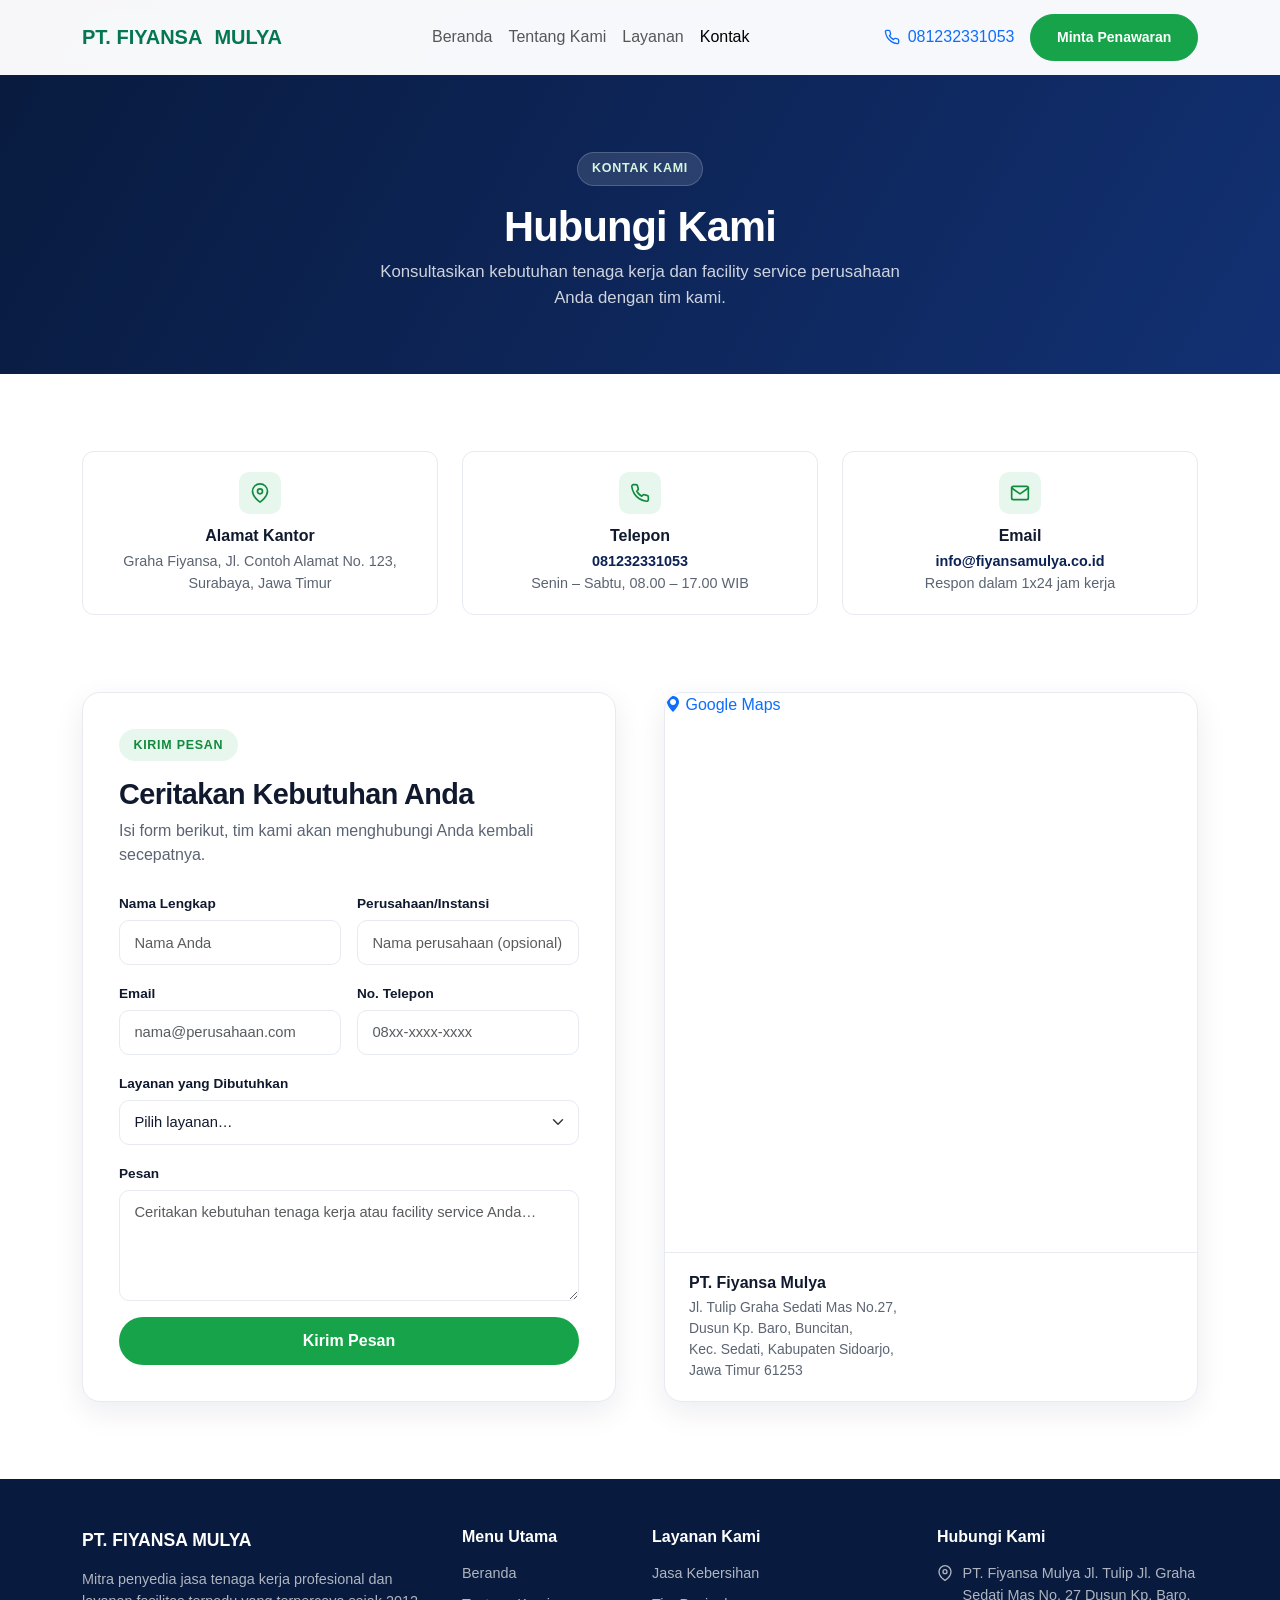
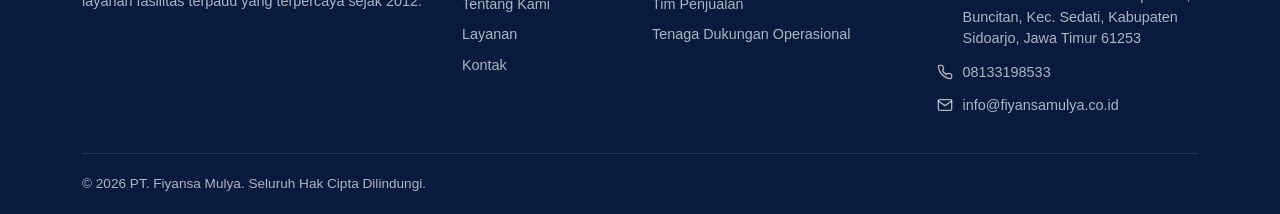
<file: kontak.html>
<!doctype html>
<html lang="id">
  <head>
    <meta charset="UTF-8" />
    <meta name="viewport" content="width=device-width, initial-scale=1, shrink-to-fit=no" />
    <title>Kontak Kami — PT. Fiyansa Mulya</title>
    <meta name="description" content="Hubungi PT. Fiyansa Mulya untuk konsultasi kebutuhan tenaga kerja dan facility service perusahaan Anda." />
    <meta name="robots" content="index, follow" />

    <link rel="preconnect" href="https://cdn.jsdelivr.net" crossorigin />

    <link rel="stylesheet" href="https://cdn.jsdelivr.net/npm/bootstrap@5.3.3/dist/css/bootstrap.min.css" crossorigin="anonymous" />
    <link rel="stylesheet" href="https://cdn.jsdelivr.net/npm/bootstrap-icons@1.11.3/font/bootstrap-icons.min.css" />

    <!-- Site styles (shared) + Kontak page styles -->
    <link rel="stylesheet" href="assets/css/style.css" />
    <link rel="stylesheet" href="assets/css/kontak.css" />

    <link
      rel="icon"
      href="data:image/svg+xml,%3Csvg xmlns='http://www.w3.org/2000/svg' viewBox='0 0 64 64'%3E%3Crect width='64' height='64' rx='12' fill='%230c2154'/%3E%3Ctext x='32' y='42' font-size='30' font-family='Arial, sans-serif' font-weight='700' fill='%2316a34a' text-anchor='middle'%3EF%3C/text%3E%3C/svg%3E"
    />

    <!-- Fallback kritikal: kalau kontak.css gagal ke-load, banner tetap layak tampil -->
    <style>
      .kontak-banner {
        background: linear-gradient(120deg, #081a3d, #123072);
        color: #fff;
        padding-top: clamp(7.5rem, 13vw, 9.5rem);
        padding-bottom: clamp(3rem, 6vw, 4rem);
        text-align: center;
      }
      .kontak-banner__content h1 {
        font-weight: 800;
        font-size: clamp(1.9rem, 4vw, 2.6rem);
        margin-bottom: 0.5rem;
      }
      .kontak-banner__content p {
        color: rgba(255, 255, 255, 0.8);
        max-width: 560px;
        margin-inline: auto;
      }
    </style>
  </head>
  <body tabindex="0">
    <!-- ============ NAVBAR ============ -->
    <nav class="navbar navbar-expand-lg navbar-fm fixed-top" id="mainNav">
      <div class="container">
        <a class="navbar-brand" href="index.html#beranda">PT. FIYANSA <span>MULYA</span></a>
        <button class="navbar-toggler" type="button" data-bs-toggle="collapse" data-bs-target="#mainNavbar" aria-controls="mainNavbar" aria-expanded="false" aria-label="Buka menu navigasi">
          <span class="navbar-toggler-icon"></span>
        </button>
        <div class="collapse navbar-collapse" id="mainNavbar">
          <ul class="navbar-nav mx-auto mb-2 mb-lg-0">
            <li class="nav-item"><a class="nav-link" href="index.html#beranda">Beranda</a></li>
            <li class="nav-item"><a class="nav-link" href="index.html#tentang">Tentang Kami</a></li>

            <li class="nav-item dropdown mega-dropdown">
              <a class="nav-link" href="layanan.html" id="layananDropdown">Layanan</a>
              <div class="dropdown-menu mega-menu">
                <div class="container">
                  <div class="row">
                    <!-- Cleaning Service -->
                    <div class="col-lg-4">
                      <div class="menu-title">
                        <i class="bi bi-brush"></i>
                        <h5>Cleaning Service</h5>
                      </div>

                      <a href="layanan.html#layanan-cleaning">Daily Cleaning</a>
                      <a href="layanan.html#layanan-cleaning">General Cleaning</a>
                      <a href="layanan.html#layanan-cleaning">Glass & Window Cleaning</a>
                      <a href="layanan.html#layanan-cleaning">Swimming Pool Maintenance</a>
                      <a href="layanan.html#layanan-cleaning">Gardening & Landscaping</a>
                    </div>

                    <!-- Sales & Front Office -->
                    <div class="col-lg-4">
                      <div class="menu-title">
                        <i class="bi bi-briefcase"></i>
                        <h5>Business Support</h5>
                      </div>

                      <a href="layanan.html#layanan-sales">Sales & Marketing</a>
                      <a href="layanan.html#layanan-fo">Front Office</a>
                    </div>

                    <!-- Operational -->
                    <div class="col-lg-4">
                      <div class="menu-title">
                        <i class="bi bi-truck"></i>
                        <h5>Operational Support</h5>
                      </div>

                      <a href="layanan.html#layanan-driver">Driver</a>
                      <a href="layanan.html#layanan-obg">Office Boy / Girl</a>
                    </div>
                  </div>
                </div>
              </div>
            </li>

            <!-- <li class="nav-item"><a class="nav-link" href="index.html#mitra">Mitra</a></li> -->
            <!-- <li class="nav-item"><a class="nav-link" href="index.html#portofolio">Portofolio</a></li> -->
            <!-- <li class="nav-item"><a class="nav-link" href="index.html#legalitas">Legalitas</a></li> -->
            <li class="nav-item"><a class="nav-link active" href="kontak.html">Kontak</a></li>
          </ul>
          <div class="d-flex align-items-center gap-3">
            <a href="tel:081232331053" class="navbar-phone d-none d-md-inline-flex align-items-center gap-2">
              <svg width="16" height="16" viewBox="0 0 24 24" fill="none" stroke="currentColor" stroke-width="2" stroke-linecap="round" stroke-linejoin="round" aria-hidden="true">
                <path
                  d="M22 16.92v3a2 2 0 0 1-2.18 2 19.79 19.79 0 0 1-8.63-3.07 19.5 19.5 0 0 1-6-6 19.79 19.79 0 0 1-3.07-8.67A2 2 0 0 1 4.11 2h3a2 2 0 0 1 2 1.72c.13.96.36 1.9.7 2.81a2 2 0 0 1-.45 2.11L8.09 9.91a16 16 0 0 0 6 6l1.27-1.27a2 2 0 0 1 2.11-.45c.91.34 1.85.57 2.81.7A2 2 0 0 1 22 16.92z"
                />
              </svg>
              081232331053
            </a>
            <a href="tel:081232331053" class="btn btn-fm-primary btn-sm">Minta Penawaran</a>
          </div>
        </div>
      </div>
    </nav>

    <!-- ============ PAGE BANNER ============ -->
    <header class="kontak-banner">
      <div class="container kontak-banner__content">
        <span class="eyebrow eyebrow-light mb-3">Kontak Kami</span>
        <h1 class="mb-2">Hubungi Kami</h1>
        <p class="mb-0">Konsultasikan kebutuhan tenaga kerja dan facility service perusahaan Anda dengan tim kami.</p>
      </div>
    </header>

    <!-- ============ INFO KONTAK (3 kartu) ============ -->
    <section class="section-padding pb-0">
      <div class="container">
        <div class="row g-4 reveal">
          <div class="col-md-4">
            <div class="icon-card text-center h-100">
              <span class="icon-badge mx-auto">
                <svg width="20" height="20" viewBox="0 0 24 24" fill="none" stroke="currentColor" stroke-width="2" stroke-linecap="round" stroke-linejoin="round" aria-hidden="true">
                  <path d="M21 10c0 7-9 13-9 13s-9-6-9-13a9 9 0 0 1 18 0z" />
                  <circle cx="12" cy="10" r="3" />
                </svg>
              </span>
              <h3>Alamat Kantor</h3>
              <p>Graha Fiyansa, Jl. Contoh Alamat No. 123, Surabaya, Jawa Timur</p>
            </div>
          </div>
          <div class="col-md-4">
            <div class="icon-card text-center h-100">
              <span class="icon-badge mx-auto">
                <svg width="20" height="20" viewBox="0 0 24 24" fill="none" stroke="currentColor" stroke-width="2" stroke-linecap="round" stroke-linejoin="round" aria-hidden="true">
                  <path
                    d="M22 16.92v3a2 2 0 0 1-2.18 2 19.79 19.79 0 0 1-8.63-3.07 19.5 19.5 0 0 1-6-6 19.79 19.79 0 0 1-3.07-8.67A2 2 0 0 1 4.11 2h3a2 2 0 0 1 2 1.72c.13.96.36 1.9.7 2.81a2 2 0 0 1-.45 2.11L8.09 9.91a16 16 0 0 0 6 6l1.27-1.27a2 2 0 0 1 2.11-.45c.91.34 1.85.57 2.81.7A2 2 0 0 1 22 16.92z"
                  />
                </svg>
              </span>
              <h3>Telepon</h3>
              <p><a href="tel:081232331053" class="text-navy fw-semibold">081232331053</a><br />Senin – Sabtu, 08.00 – 17.00 WIB</p>
            </div>
          </div>
          <div class="col-md-4">
            <div class="icon-card text-center h-100">
              <span class="icon-badge mx-auto">
                <svg width="20" height="20" viewBox="0 0 24 24" fill="none" stroke="currentColor" stroke-width="2" stroke-linecap="round" stroke-linejoin="round" aria-hidden="true">
                  <rect x="2" y="4" width="20" height="16" rx="2" />
                  <path d="m22 6-10 7L2 6" />
                </svg>
              </span>
              <h3>Email</h3>
              <p><a href="mailto:info@fiyansamulya.co.id" class="text-navy fw-semibold">info@fiyansamulya.co.id</a><br />Respon dalam 1x24 jam kerja</p>
            </div>
          </div>
        </div>
      </div>
    </section>

    <!-- ============ FORM + PETA ============ -->
    <section class="section-padding" id="form-kontak">
      <div class="container">
        <div class="row g-4 g-lg-5 align-items-stretch">
          <!-- Form -->
          <div class="col-lg-6 reveal">
            <div class="contact-form-panel h-100">
              <span class="eyebrow eyebrow-green mb-3">Kirim Pesan</span>
              <h2 class="section-title mb-2" style="font-size: clamp(1.4rem, 2.6vw, 1.8rem)">Ceritakan Kebutuhan Anda</h2>
              <p class="mb-4">Isi form berikut, tim kami akan menghubungi Anda kembali secepatnya.</p>

              <form id="kontakForm" novalidate>
                <div class="row g-3">
                  <div class="col-sm-6">
                    <label for="namaInput" class="form-label">Nama Lengkap</label>
                    <input type="text" class="form-control fm-input" id="namaInput" name="nama" placeholder="Nama Anda" required />
                  </div>
                  <div class="col-sm-6">
                    <label for="perusahaanInput" class="form-label">Perusahaan/Instansi</label>
                    <input type="text" class="form-control fm-input" id="perusahaanInput" name="perusahaan" placeholder="Nama perusahaan (opsional)" />
                  </div>
                  <div class="col-sm-6">
                    <label for="emailInput" class="form-label">Email</label>
                    <input type="email" class="form-control fm-input" id="emailInput" name="email" placeholder="nama@perusahaan.com" required />
                  </div>
                  <div class="col-sm-6">
                    <label for="teleponInput" class="form-label">No. Telepon</label>
                    <input type="tel" class="form-control fm-input" id="teleponInput" name="telepon" placeholder="08xx-xxxx-xxxx" required />
                  </div>
                  <div class="col-12">
                    <label for="layananSelect" class="form-label">Layanan yang Dibutuhkan</label>
                    <select class="form-select fm-input" id="layananSelect" name="layanan">
                      <option selected>Pilih layanan…</option>
                      <option>Cleaning Service</option>
                      <option>Sales &amp; Marketing</option>
                      <option>Front Office</option>
                      <option>Driver</option>
                      <option>Office Boy/Girl</option>
                      <option>Lainnya</option>
                    </select>
                  </div>
                  <div class="col-12">
                    <label for="pesanInput" class="form-label">Pesan</label>
                    <textarea class="form-control fm-input" id="pesanInput" name="pesan" rows="4" placeholder="Ceritakan kebutuhan tenaga kerja atau facility service Anda…" required></textarea>
                  </div>
                  <div class="col-12">
                    <button type="submit" class="btn-fm-primary w-100 w-sm-auto">Kirim Pesan</button>
                    <p id="formNote" class="mt-3 mb-0 small text-body" style="display: none"></p>
                  </div>
                </div>
              </form>
            </div>
          </div>

          <!-- Peta + ringkasan -->
          <div class="col-lg-6 reveal">
            <div class="contact-map-panel h-100">
              <a href="https://www.google.com/maps?q=-7.3995547634089,112.78398746496781" target="_blank" rel="noopener noreferrer" class="map-open-btn">
                <i class="bi bi-geo-alt-fill"></i>
                Google Maps
              </a>
              <iframe class="contact-map-frame" title="Lokasi PT. Fiyansa Mulya" src="https://maps.google.com/maps?q=-7.3995547634089,112.78398746496781&z=18&output=embed" loading="lazy" referrerpolicy="no-referrer-when-downgrade">
              </iframe>
              <div class="contact-map-panel__footer">
                <h3>PT. Fiyansa Mulya</h3>
                <p class="mb-0">
                  Jl. Tulip Graha Sedati Mas No.27,<br />
                  Dusun Kp. Baro, Buncitan,<br />
                  Kec. Sedati, Kabupaten Sidoarjo,<br />
                  Jawa Timur 61253
                </p>
              </div>
            </div>
          </div>
        </div>
      </div>
    </section>

    <!-- ============ FOOTER ============ -->
    <footer class="footer-fm pt-5">
      <div class="container">
        <div class="row g-4 pb-4">
          <div class="col-lg-4">
            <div class="footer-brand mb-3">PT. FIYANSA MULYA</div>
            <p class="mb-3" style="font-size: 0.9rem">Mitra penyedia jasa tenaga kerja profesional dan layanan fasilitas terpadu yang terpercaya sejak 2012.</p>
          </div>
          <div class="col-6 col-lg-2">
            <h5>Menu Utama</h5>
            <div class="d-flex flex-column">
              <a href="#beranda">Beranda</a>
              <a href="#tentang">Tentang Kami</a>
              <a href="#layanan">Layanan</a>
              <a href="kontak.html">Kontak</a>
              <!-- <a href="#mitra">Mitra</a> -->
              <!-- <a href="#portofolio">Portofolio</a> -->
              <!-- <a href="#legalitas">Legalitas</a> -->
            </div>
          </div>
          <div class="col-6 col-lg-3">
            <h5>Layanan Kami</h5>
            <div class="d-flex flex-column">
              <a href="#layanan">Jasa Kebersihan</a>
              <a href="#layanan">Tim Penjualan</a>
              <a href="#layanan">Tenaga Dukungan Operasional</a>
            </div>
          </div>
          <div class="col-lg-3">
            <h5>Hubungi Kami</h5>
            <div class="footer-contact-item">
              <svg width="16" height="16" viewBox="0 0 24 24" fill="none" stroke="currentColor" stroke-width="2" stroke-linecap="round" stroke-linejoin="round" aria-hidden="true" style="flex-shrink: 0; margin-top: 2px">
                <path d="M21 10c0 7-9 13-9 13s-9-6-9-13a9 9 0 0 1 18 0z" />
                <circle cx="12" cy="10" r="3" />
              </svg>
              <span>PT. Fiyansa Mulya Jl. Tulip Jl. Graha Sedati Mas No. 27 Dusun Kp. Baro, Buncitan, Kec. Sedati, Kabupaten Sidoarjo, Jawa Timur 61253</span>
            </div>
            <div class="footer-contact-item">
              <svg width="16" height="16" viewBox="0 0 24 24" fill="none" stroke="currentColor" stroke-width="2" stroke-linecap="round" stroke-linejoin="round" aria-hidden="true" style="flex-shrink: 0; margin-top: 2px">
                <path
                  d="M22 16.92v3a2 2 0 0 1-2.18 2 19.79 19.79 0 0 1-8.63-3.07 19.5 19.5 0 0 1-6-6 19.79 19.79 0 0 1-3.07-8.67A2 2 0 0 1 4.11 2h3a2 2 0 0 1 2 1.72c.13.96.36 1.9.7 2.81a2 2 0 0 1-.45 2.11L8.09 9.91a16 16 0 0 0 6 6l1.27-1.27a2 2 0 0 1 2.11-.45c.91.34 1.85.57 2.81.7A2 2 0 0 1 22 16.92z"
                />
              </svg>
              <a href="tel:08133198533" class="mb-0">08133198533</a>
            </div>
            <div class="footer-contact-item">
              <svg width="16" height="16" viewBox="0 0 24 24" fill="none" stroke="currentColor" stroke-width="2" stroke-linecap="round" stroke-linejoin="round" aria-hidden="true" style="flex-shrink: 0; margin-top: 2px">
                <rect x="2" y="4" width="20" height="16" rx="2" />
                <path d="m22 6-10 7L2 6" />
              </svg>
              <a href="mailto:info@fiyansamulya.co.id" class="mb-0">info@fiyansamulya.co.id</a>
            </div>
          </div>
        </div>
        <div class="footer-bottom text-center text-md-start d-flex flex-column flex-md-row justify-content-between align-items-center gap-2">
          <span>&copy; <span id="currentYear">2026</span> PT. Fiyansa Mulya. Seluruh Hak Cipta Dilindungi.</span>
        </div>
      </div>
    </footer>

    <button class="back-to-top" type="button" aria-label="Kembali ke atas">
      <svg width="18" height="18" viewBox="0 0 24 24" fill="none" stroke="currentColor" stroke-width="2.5" stroke-linecap="round" stroke-linejoin="round" aria-hidden="true">
        <line x1="12" y1="19" x2="12" y2="5" />
        <polyline points="5 12 12 5 19 12" />
      </svg>
    </button>

    <script src="https://cdn.jsdelivr.net/npm/bootstrap@5.3.3/dist/js/bootstrap.bundle.min.js" crossorigin="anonymous" defer></script>
    <script src="assets/js/kontak.js" defer></script>
  </body>
</html>
</file>
<file: assets/css/kontak.css>
/* ==========================================================================
   Halaman Kontak — styles KHUSUS halaman ini saja.
   Dipakai BERSAMA style.css (yang di-load lebih dulu di <head>).
   Navbar, mega-menu, tombol (.btn-fm-*), footer, back-to-top, icon-card —
   SEMUA itu sudah ada di style.css. JANGAN duplikat lagi di sini.
   ========================================================================== */

/* ---------- Page banner ---------- */
.kontak-banner {
  background: linear-gradient(120deg, var(--navy-900), var(--navy-700));
  color: #fff;
  padding-top: clamp(7.5rem, 13vw, 9.5rem);
  padding-bottom: clamp(3rem, 6vw, 4rem);
  text-align: center;
}
.kontak-banner__content h1 {
  font-weight: 800;
  font-size: clamp(1.9rem, 4vw, 2.6rem);
  letter-spacing: -0.02em;
  margin-bottom: 0.5rem;
}
.kontak-banner__content p {
  color: rgba(255, 255, 255, 0.8);
  max-width: 560px;
  margin-inline: auto;
  font-size: clamp(0.95rem, 1.4vw, 1.05rem);
}

/* ---------- Form panel ---------- */
.contact-form-panel {
  background: #fff;
  border: 1px solid var(--border-soft);
  border-radius: var(--radius-lg);
  padding: clamp(1.5rem, 3vw, 2.25rem);
  box-shadow: var(--shadow-soft);
}
.contact-form-panel .form-label {
  font-size: 0.85rem;
  font-weight: 600;
  color: var(--text-dark);
  margin-bottom: 0.35rem;
}
.fm-input {
  border: 1px solid var(--border-soft);
  border-radius: 10px;
  padding: 0.65rem 0.9rem;
  font-size: 0.92rem;
  color: var(--text-dark);
}
.fm-input:focus {
  border-color: var(--green-600);
  box-shadow: 0 0 0 0.2rem rgba(22, 163, 74, 0.15);
}
.contact-form-panel button[type="submit"] {
  border: none;
  cursor: pointer;
}

/* ---------- Map panel ---------- */
.contact-map-panel {
  background: #fff;
  border: 1px solid var(--border-soft);
  border-radius: var(--radius-lg);
  overflow: hidden;
  box-shadow: var(--shadow-soft);
  display: flex;
  flex-direction: column;
  min-height: 360px;
}
.contact-map-frame {
  border: 0;
  width: 100%;
  flex: 1 1 auto;
  min-height: 260px;
  display: block;
  filter: grayscale(15%);
}
.contact-map-panel__footer {
  padding: 1.25rem 1.5rem;
  border-top: 1px solid var(--border-soft);
}
.contact-map-panel__footer h3 {
  font-size: 1rem;
  font-weight: 700;
  color: var(--text-dark);
  margin-bottom: 0.3rem;
}
.contact-map-panel__footer p {
  font-size: 0.87rem;
  color: var(--text-body);
}
</file>
<file: assets/css/style.css>
/* ==========================================================================
   PT. Fiyansa Mulya — Company Profile
   Custom stylesheet (loaded on top of Bootstrap 5 CDN)
   ========================================================================== */

:root {
  --navy-900: #081a3d;
  --navy-800: #0c2154;
  --navy-700: #123072;
  --navy-050: #eef1f8;
  --green-600: #16a34a;
  --green-700: #128a3e;
  --green-050: #e7f7ed;
  --text-body: #5b6472;
  --text-dark: #10192e;
  --border-soft: #e7eaf1;
  --radius-lg: 18px;
  --radius-md: 12px;
  --shadow-soft: 0 10px 30px rgba(10, 26, 61, 0.08);
  --font-base: -apple-system, BlinkMacSystemFont, "Segoe UI", Roboto, Helvetica, Arial, sans-serif;
}

* {
  box-sizing: border-box;
}

html {
  scroll-behavior: smooth;
  scroll-padding-top: 84px;
}

body {
  font-family: var(--font-base);
  color: var(--text-body);
  background-color: #ffffff;
  overflow-x: hidden;
}

img {
  max-width: 100%;
  height: auto;
}

a {
  text-decoration: none;
}

.section-padding {
  padding-block: clamp(3rem, 6vw, 5.5rem);
}

.text-navy {
  color: var(--navy-800) !important;
}
.text-green {
  color: var(--green-700) !important;
}
.bg-navy {
  background-color: var(--navy-900) !important;
}
.bg-soft {
  background-color: var(--navy-050) !important;
}

.eyebrow {
  display: inline-flex;
  align-items: center;
  gap: 0.4rem;
  font-size: 0.78rem;
  font-weight: 700;
  letter-spacing: 0.06em;
  text-transform: uppercase;
  padding: 0.4rem 0.9rem;
  border-radius: 50px;
}

.eyebrow-green {
  background: var(--green-050);
  color: var(--green-700);
}

.eyebrow-light {
  background: rgba(255, 255, 255, 0.12);
  color: #d9f5e2;
  border: 1px solid rgba(255, 255, 255, 0.18);
}

.section-title {
  font-weight: 800;
  color: var(--text-dark);
  letter-spacing: -0.02em;
}

.btn-fm-primary {
  background: var(--green-600);
  border-color: var(--green-600);
  color: #fff;
  font-weight: 600;
  padding: 0.75rem 1.6rem;
  border-radius: 50px;
  white-space: nowrap;
  transition:
    background-color 0.2s ease,
    transform 0.2s ease,
    box-shadow 0.2s ease;
}
.btn-fm-primary:hover,
.btn-fm-primary:focus {
  background: var(--green-700);
  border-color: var(--green-700);
  color: #fff;
  transform: translateY(-1px);
  box-shadow: 0 8px 20px rgba(22, 163, 74, 0.28);
}

.btn-fm-outline {
  background: transparent;
  border: 1.5px solid rgba(255, 255, 255, 0.55);
  color: #fff;
  font-weight: 600;
  padding: 0.75rem 1.6rem;
  border-radius: 50px;
  transition:
    background-color 0.2s ease,
    border-color 0.2s ease;
}
.btn-fm-outline:hover,
.btn-fm-outline:focus {
  background: rgba(255, 255, 255, 0.12);
  border-color: #fff;
  color: #fff;
}

.btn-fm-navy {
  background: #fff;
  color: var(--navy-800);
  font-weight: 600;
  padding: 0.8rem 1.8rem;
  border-radius: 50px;
  transition:
    transform 0.2s ease,
    box-shadow 0.2s ease;
}
.btn-fm-navy:hover {
  transform: translateY(-1px);
  box-shadow: 0 10px 24px rgba(0, 0, 0, 0.18);
  color: var(--navy-800);
}
/* Navbar Logo */
/* =========================
   NAVBAR LOGO
========================= */

.navbar-brand {
  display: flex;
  align-items: center;
  gap: 12px;
  text-decoration: none;

  color: #047650;
  font-weight: 800;
}

.navbar-logo {
  width: 52px;
  height: 52px;
  object-fit: contain;
  /* border-radius: 50%; */
  margin-right: 15px;
}

.navbar-brand span {
  color: inherit;
  font-weight: inherit;
}

.navbar-brand > span > span {
  color: #047650;
  font-weight: 800;
}

/* ==========================
   MEGA MENU
========================== */

.navbar-fm {
  background: rgba(255, 255, 255, 0.97);
  backdrop-filter: saturate(180%) blur(6px);
  padding-block: 0.85rem;
  transition:
    box-shadow 0.25s ease,
    padding-block 0.25s ease;
  border-bottom: 1px solid transparent;

  overflow: visible;
}

.mega-dropdown {
  position: static;
}

.mega-menu {
  display: none;

  position: absolute;

  left: 0;
  right: 0;
  top: calc(100% + 1px);

  width: 100%;

  padding: 40px 50px;

  background: #fff;

  border: 0;

  border-radius: 0;

  box-shadow: 0 15px 35px rgba(0, 0, 0, 0.12);

  z-index: 9999;
}

@media (min-width: 992px) {
  .mega-dropdown:hover .mega-menu {
    display: block;
    animation: fadeDown 0.25s ease;
  }
}

.menu-title {
  display: flex;
  align-items: center;
  gap: 16px;
  margin-bottom: 24px;
}

.menu-title i {
  width: 64px;
  height: 64px;

  border-radius: 50%;

  background: #eef4ff;

  display: flex;
  justify-content: center;
  align-items: center;

  color: #0d5db8;

  font-size: 28px;
}

.menu-title h5 {
  margin: 0;

  font-size: 24px;

  font-weight: 700;

  color: #0d3d86;
}

.mega-menu a {
  display: block;

  padding: 10px 0;

  text-decoration: none;

  color: #666;

  transition: 0.25s;
}

.mega-menu a:hover {
  color: #0d5db8;

  padding-left: 8px;
}

@keyframes fadeDown {
  from {
    opacity: 0;
    transform: translateY(12px);
  }

  to {
    opacity: 1;
    transform: translateY(0);
  }
}

/* ---------- Hero ---------- */
.hero {
  position: relative;
  color: #fff;
  padding-top: clamp(6.5rem, 14vw, 9rem);
  padding-bottom: clamp(5rem, 10vw, 7rem);
  overflow: hidden;
  background-color: var(--navy-900);
}
.hero__bg {
  position: absolute;
  inset: 0;
  width: 100%;
  height: 100%;
  object-fit: cover;
  z-index: 0;
  opacity: 1; /* foto full, biar warna birunya yang atur transparansi */
}
.hero__overlay {
  position: absolute;
  inset: 0;
  z-index: 1;
  background: rgba(8, 26, 61, 0.65); /* navy solid, transparansi 65% */
}
.hero__content {
  position: relative;
  z-index: 2;
}
.hero-inner {
  max-width: 47rem;
}
.hero h1 {
  font-weight: 800;
  font-size: clamp(2rem, 4.6vw, 3.1rem);
  line-height: 1.15;
  letter-spacing: -0.02em;
  text-shadow: 0 2px 12px rgba(0, 0, 0, 0.35); /* bantu keterbacaan di atas foto terang */
}
.hero p.lead {
  color: rgba(255, 255, 255, 0.9);
  font-size: clamp(1rem, 1.6vw, 1.12rem);
  max-width: 640px;
  text-shadow: 0 1px 8px rgba(0, 0, 0, 0.3);
}
.hero-certs {
  color: rgba(255, 255, 255, 0.75);
  font-size: 0.85rem;
}
.hero-certs strong {
  color: rgba(255, 255, 255, 0.95);
  font-weight: 700;
  margin-right: 0.35rem;
}
.hero-certs .cert-item {
  font-weight: 700;
  color: rgba(255, 255, 255, 0.9);
  margin-right: 1.1rem;
  white-space: nowrap;
}

@media (min-width: 768px) {
  .hero__content {
    padding-bottom: clamp(5rem, 8vw, 7.5rem);
  }
}

/* ---------- Stats bar ---------- */
.stats-bar {
  position: relative;
  z-index: 3;
  background: #fff;
  border-radius: var(--radius-lg);
  box-shadow: var(--shadow-soft);
  margin-top: clamp(-4.5rem, -6vw, -3.5rem);
  padding: 1.75rem 1rem;
}
.stat-item {
  text-align: center;
  padding-inline: 0.5rem;
}
.stat-item + .stat-item {
  border-left: 1px solid var(--border-soft);
}
.stat-number {
  font-weight: 800;
  font-size: clamp(1.5rem, 3vw, 2rem);
  color: var(--navy-800);
  line-height: 1;
}
.stat-number.text-green {
  color: var(--green-600) !important;
}
.stat-label {
  font-size: 0.82rem;
  color: var(--text-body);
  margin-top: 0.35rem;
}
.stat-icon {
  width: 34px;
  height: 34px;
  display: inline-flex;
  align-items: center;
  justify-content: center;
  border-radius: 50%;
  background: var(--green-050);
  color: var(--green-700);
  margin-bottom: 0.35rem;
}

@media (max-width: 767.98px) {
  .stats-bar {
    margin-top: 1.5rem;
    border-radius: var(--radius-md);
  }
  .stat-item {
    border-left: none !important;
    padding-block: 0.75rem;
  }
  .stat-item:not(:last-child) {
    border-bottom: 1px solid var(--border-soft);
  }
}

/* ---------- About ---------- */
.about-img {
  border-radius: var(--radius-lg);
  overflow: hidden;
  box-shadow: var(--shadow-soft);
}
.about-img img {
  display: block;
}

.icon-card {
  background: #fff;
  border: 1px solid var(--border-soft);
  border-radius: var(--radius-md);
  padding: 1.25rem;
  height: 100%;
}
.icon-card .icon-badge {
  width: 42px;
  height: 42px;
  border-radius: 10px;
  display: inline-flex;
  align-items: center;
  justify-content: center;
  background: var(--green-050);
  color: var(--green-700);
  margin-bottom: 0.75rem;
}
.icon-card h3 {
  font-size: 1rem;
  font-weight: 700;
  color: var(--text-dark);
  margin-bottom: 0.4rem;
}
.icon-card p {
  font-size: 0.9rem;
  margin-bottom: 0;
}

/* ---------- Services list ---------- */
.service-panel {
  background: #fff;
  border: 1px solid var(--border-soft);
  border-radius: var(--radius-lg);
  padding: clamp(1.5rem, 3vw, 2.25rem);
  height: 100%;
  box-shadow: var(--shadow-soft);
}
.service-panel h3 {
  font-weight: 800;
  font-size: 1.3rem;
  margin-bottom: 1.25rem;
}
.service-row {
  display: flex;
  gap: 1rem;
  align-items: flex-start;
  padding-block: 0.9rem;
}
.service-row + .service-row {
  border-top: 1px solid var(--border-soft);
}
.service-row .service-icon {
  flex: 0 0 auto;
  width: 40px;
  height: 40px;
  border-radius: 10px;
  display: inline-flex;
  align-items: center;
  justify-content: center;
  font-size: 1.05rem;
}
.service-row h4 {
  font-size: 0.98rem;
  font-weight: 700;
  color: var(--text-dark);
  margin-bottom: 0.2rem;
}
.service-row p {
  font-size: 0.87rem;
  margin-bottom: 0;
}

/* ---------- Mitra / Klien (partner logo grid) ---------- */
.partner-logo {
  background: #fff;
  border-radius: 18px;
  height: 150px;

  display: flex;
  justify-content: center;
  align-items: center;

  padding: 20px;

  border: 1px solid #eef2f7;
  transition: 0.3s;
}

.partner-logo:hover {
  transform: translateY(-6px);
  box-shadow: 0 15px 35px rgba(0, 0, 0, 0.08);
}

.partner-logo img {
  max-width: 100%;
  max-height: 90px;

  width: auto;
  height: auto;

  object-fit: contain;

  filter: none; /* pastikan berwarna */
  opacity: 1;
}
@media (prefers-reduced-motion: reduce) {
  .partner-logo {
    transition: none;
  }
}

/* Testimoni */
/* CARD */
.testimonial-card {
  display: flex;
  align-items: center;
  justify-content: space-between;
  gap: 60px;
  background: #fff;
  border-radius: 24px;
  padding: 60px;
  box-shadow: 0 15px 40px rgba(0, 0, 0, 0.08);
}

/* KONTEN */
.testimonial-content {
  flex: 1;
}

.testimonial-header h3 {
  font-size: 2.2rem;
  font-weight: 700;
  color: #24324a;
  margin-bottom: 0.3rem;
}

.testimonial-header span {
  color: #0ea5a8;
  font-size: 1.05rem;
  font-weight: 600;
}

.testimonial-rating {
  color: #ffb400;
  font-size: 1.3rem;
}

.testimonial-content p {
  margin-top: 30px;
  font-size: 1.15rem;
  line-height: 2;
  color: #5d6777;
}

/* FOTO */
.testimonial-image img {
  width: 220px;
  height: 220px;
  border-radius: 50%;
  object-fit: cover;
  object-position: center;
}

.testimonial-image img {
  width: 240px;
  height: 240px;
  border-radius: 50%;
  object-fit: cover;
  object-position: center;
  border: 8px solid #fff;
  box-shadow: 0 12px 35px rgba(0, 0, 0, 0.15);
}

/* MOBILE */
@media (max-width: 992px) {
  .testimonial-card {
    flex-direction: column-reverse;
    text-align: center;
    padding: 35px;
    gap: 30px;
  }

  .testimonial-image {
    width: auto;
    min-width: auto;
  }

  .testimonial-image img {
    width: 180px;
    height: 180px;
  }

  .testimonial-header {
    justify-content: center;
  }
}

.testimonial-header h3 {
  font-size: 2rem;
  font-weight: 700;
  margin-bottom: 6px;
}

.testimonial-header span {
  color: #0aa3a3;
  font-size: 1.1rem;
  font-weight: 600;
}

.testimonial-content p {
  font-size: 1.2rem;
  line-height: 2;
  color: #5f6368;
  margin: 0;
}
.testimonial-content {
  position: relative;
}

.testimonial-content::after {
  position: absolute;
  right: 40px;
  bottom: 20px;
  font-size: 90px;
  color: #ececec;
  font-weight: bold;
  line-height: 1;
}
@media (max-width: 991px) {
  .testimonial-card {
    flex-direction: column;
  }

  .testimonial-image {
    flex: none;
    width: 100%;
    height: 320px;
  }

  .testimonial-content {
    padding: 30px;
  }

  .testimonial-header {
    flex-direction: column;
    gap: 10px;
  }
}
.testimonial-card {
  background: #fff;
  border-radius: 24px;
  overflow: hidden;

  border: 1px solid #e7edf5;

  box-shadow:
    0 10px 35px rgba(15, 23, 42, 0.08),
    0 2px 8px rgba(15, 23, 42, 0.05);

  transition: 0.35s ease;
}

.testimonial-card:hover {
  transform: translateY(-6px);
  box-shadow:
    0 18px 45px rgba(15, 23, 42, 0.12),
    0 8px 20px rgba(15, 23, 42, 0.08);
}

.carousel-control-prev,
.carousel-control-next {
  width: 55px;
  height: 55px;
  background: #0f766e;
  border-radius: 50%;
  top: 50%;
  transform: translateY(-50%);
}

.carousel-control-prev {
  left: -28px;
}

.carousel-control-next {
  right: -28px;
}

@media (max-width: 991px) {
  .testimonial-card {
    flex-direction: column;
  }

  .testimonial-image {
    width: 100%;
    height: 300px;
  }

  .testimonial-content {
    padding: 30px;
  }

  .testimonial-header {
    flex-direction: column;
    align-items: flex-start;
    gap: 10px;
  }

  .carousel-control-prev,
  .carousel-control-next {
    display: none;
  }
}

/* ---------- Gallery / Portofolio (bento grid) ---------- */
.gallery-card {
  position: relative;
  border-radius: var(--radius-lg);
  overflow: hidden;
  display: block;
  min-height: 220px;
  isolation: isolate;
  box-shadow: var(--shadow-soft);
}
.gallery-card img {
  position: absolute;
  inset: 0;
  width: 100%;
  height: 100%;
  object-fit: cover;
  z-index: 0;
  transition: transform 0.5s ease;
}
.gallery-card:hover img {
  transform: scale(1.06);
}
.gallery-card::after {
  content: "";
  position: absolute;
  inset: 0;
  z-index: 1;
  background: linear-gradient(180deg, rgba(8, 26, 61, 0) 40%, rgba(8, 26, 61, 0.88) 100%);
}
.gallery-card__body {
  position: absolute;
  left: 0;
  right: 0;
  bottom: 0;
  z-index: 2;
  padding: 1.5rem;
  color: #fff;
}
.gallery-card__body h3 {
  font-weight: 700;
  font-size: 1.15rem;
  margin-bottom: 0.35rem;
}
.gallery-card__body p {
  font-size: 0.88rem;
  color: rgba(255, 255, 255, 0.82);
  margin-bottom: 0.6rem;
}
.gallery-card__link {
  font-size: 0.85rem;
  font-weight: 700;
  color: #fff;
}
.gallery-card--tall {
  min-height: 460px;
}
.gallery-card--short {
  min-height: 210px;
}

.gallery-card--solid {
  background: linear-gradient(135deg, var(--navy-700), var(--navy-800));
  min-height: 210px;
  display: flex;
  align-items: center;
  justify-content: center;
  text-align: center;
  padding: 1.75rem;
}
.gallery-card--solid .solid-icon {
  width: 52px;
  height: 52px;
  border-radius: 50%;
  background: rgba(255, 255, 255, 0.12);
  display: inline-flex;
  align-items: center;
  justify-content: center;
  margin-bottom: 0.75rem;
  color: #fff;
}
.gallery-card--solid h3 {
  color: #fff;
  font-weight: 700;
  font-size: 1.1rem;
}
.gallery-card--solid p {
  color: rgba(255, 255, 255, 0.78);
  font-size: 0.87rem;
  margin-bottom: 0;
}

@media (max-width: 991.98px) {
  .gallery-card--tall {
    min-height: 320px;
  }
}

/* ---------- Why choose us ---------- */
.why-card {
  text-align: center;
  padding: 1.75rem 1.25rem;
  height: 100%;
}
.why-icon {
  width: 56px;
  height: 56px;
  border-radius: 50%;
  background: var(--navy-050);
  color: var(--navy-700);
  display: inline-flex;
  align-items: center;
  justify-content: center;
  margin-bottom: 1rem;
  font-size: 1.3rem;
}
.why-card h3 {
  font-size: 1.02rem;
  font-weight: 700;
  color: var(--text-dark);
  margin-bottom: 0.5rem;
}
.why-card p {
  font-size: 0.88rem;
  margin-bottom: 0;
}

/* ---------- Legalitas ---------- */
.cert-chip {
  background: #fff;
  border: 1px solid var(--border-soft);
  border-radius: var(--radius-md);
  padding: 1.25rem 1rem;
  text-align: center;
  height: 100%;
  font-weight: 700;
  color: var(--navy-800);
}
.cert-chip small {
  display: block;
  font-weight: 500;
  color: var(--text-body);
  margin-top: 0.35rem;
  font-size: 0.78rem;
}

/* ---------- CTA ---------- */
.cta-section {
  background: linear-gradient(120deg, var(--navy-900), var(--navy-700));
  color: #fff;
  text-align: center;
}
.cta-section h2 {
  font-weight: 800;
  font-size: clamp(1.6rem, 3.4vw, 2.3rem);
}
.cta-section p {
  color: rgba(255, 255, 255, 0.78);
  max-width: 560px;
  margin-inline: auto;
}

/* ---------- Footer ---------- */
.footer-fm {
  background: var(--navy-900);
  color: rgba(255, 255, 255, 0.68);
}
.footer-fm h5 {
  color: #fff;
  font-weight: 700;
  font-size: 1rem;
  margin-bottom: 1.1rem;
}
.footer-fm a {
  color: rgba(255, 255, 255, 0.68);
  font-size: 0.9rem;
  display: inline-block;
  margin-bottom: 0.55rem;
  transition: color 0.2s ease;
}
.footer-fm a:hover {
  color: #fff;
}
.footer-brand {
  font-weight: 800;
  color: #fff;
  font-size: 1.1rem;
}
.footer-contact-item {
  display: flex;
  gap: 0.6rem;
  align-items: flex-start;
  font-size: 0.9rem;
  margin-bottom: 0.75rem;
}
.footer-bottom {
  border-top: 1px solid rgba(255, 255, 255, 0.12);
  font-size: 0.85rem;
  padding-block: 1.25rem;
}

/* ---------- Back to top ---------- */
.back-to-top {
  position: fixed;
  right: 1.25rem;
  bottom: 1.25rem;
  width: 44px;
  height: 44px;
  border-radius: 50%;
  background: var(--green-600);
  color: #fff;
  display: flex;
  align-items: center;
  justify-content: center;
  box-shadow: 0 8px 20px rgba(0, 0, 0, 0.2);
  opacity: 0;
  visibility: hidden;
  transform: translateY(8px);
  transition:
    opacity 0.25s ease,
    transform 0.25s ease,
    visibility 0.25s ease;
  z-index: 999;
  border: none;
}
.back-to-top.is-visible {
  opacity: 1;
  visibility: visible;
  transform: translateY(0);
}

/* ---------- Reveal-on-scroll (lightweight) ---------- */
.reveal {
  opacity: 0;
  transform: translateY(16px);
  transition:
    opacity 0.5s ease,
    transform 0.5s ease;
}
.reveal.is-visible {
  opacity: 1;
  transform: translateY(0);
}
@media (prefers-reduced-motion: reduce) {
  .reveal {
    opacity: 1;
    transform: none;
    transition: none;
  }
  html {
    scroll-behavior: auto;
  }
}
</file>
